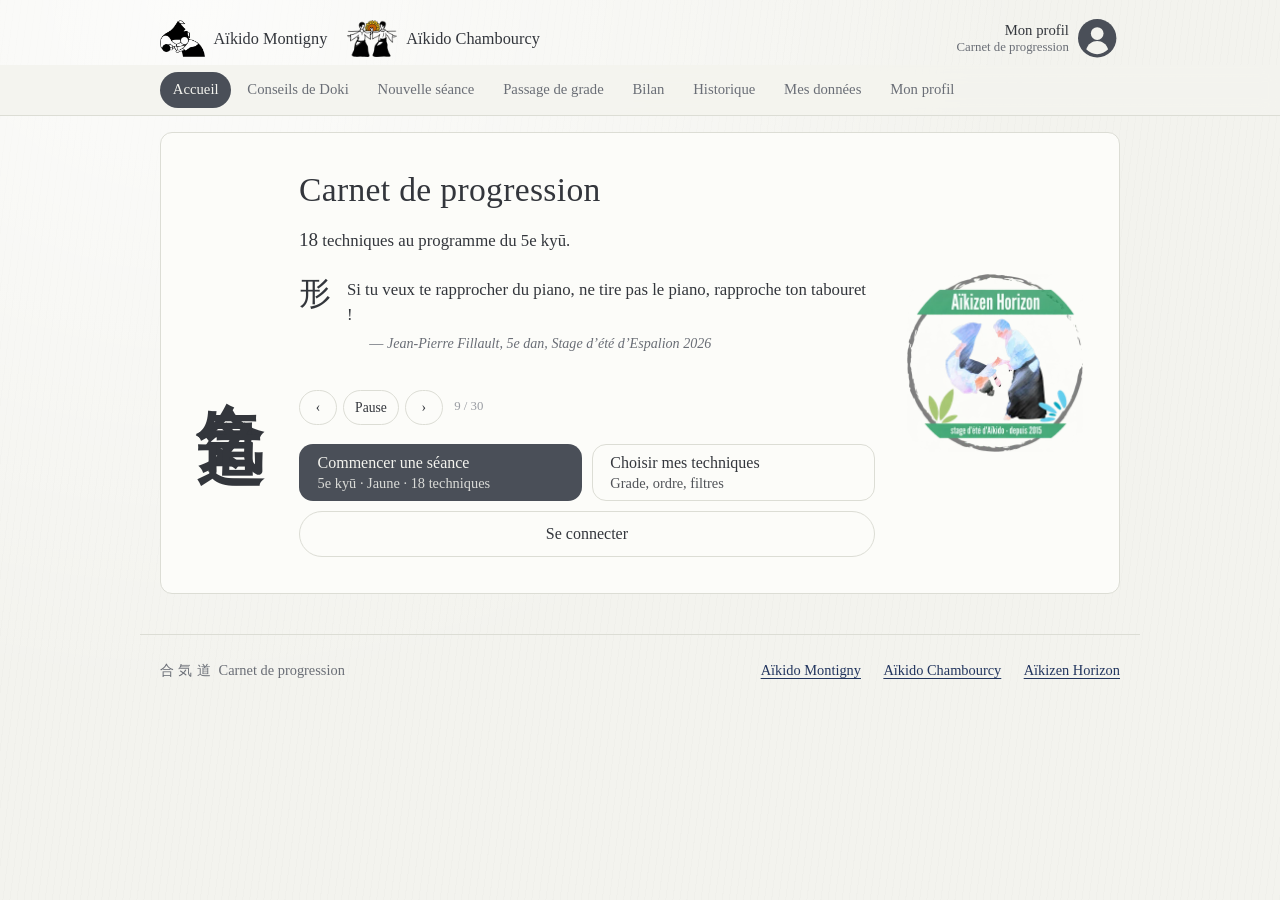
<file: index.html>
<!DOCTYPE html>
<html lang="fr">
<head>
<meta charset="utf-8">
<title>Aïkido Montigny · Carnet de progression</title>
<meta name="viewport" content="width=device-width, initial-scale=1">
<meta http-equiv="refresh" content="0; url=progression.html">
<link rel="canonical" href="progression.html">
<script>location.replace('progression.html' + location.hash);</script>
</head>
<body>
<p><a href="progression.html">Ouvrir le carnet de progression</a></p>
</body>
</html>
</file>
